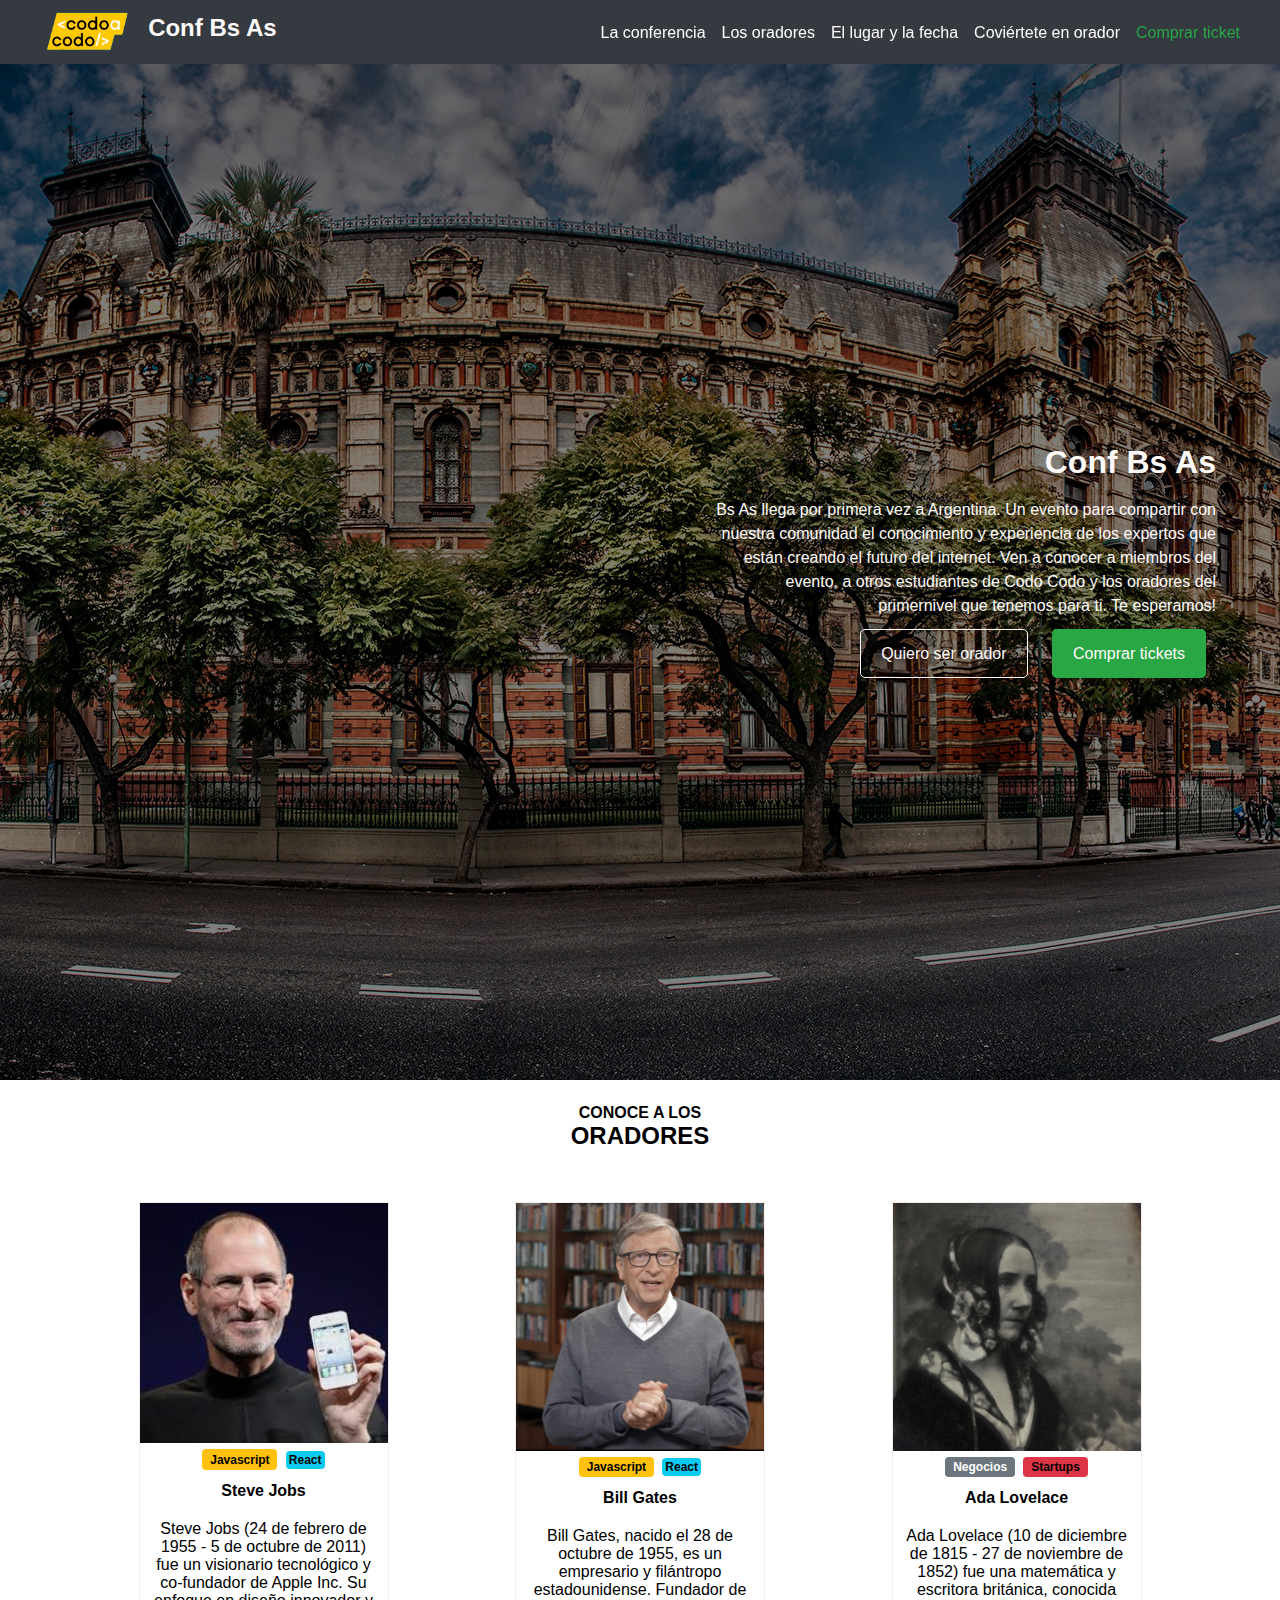
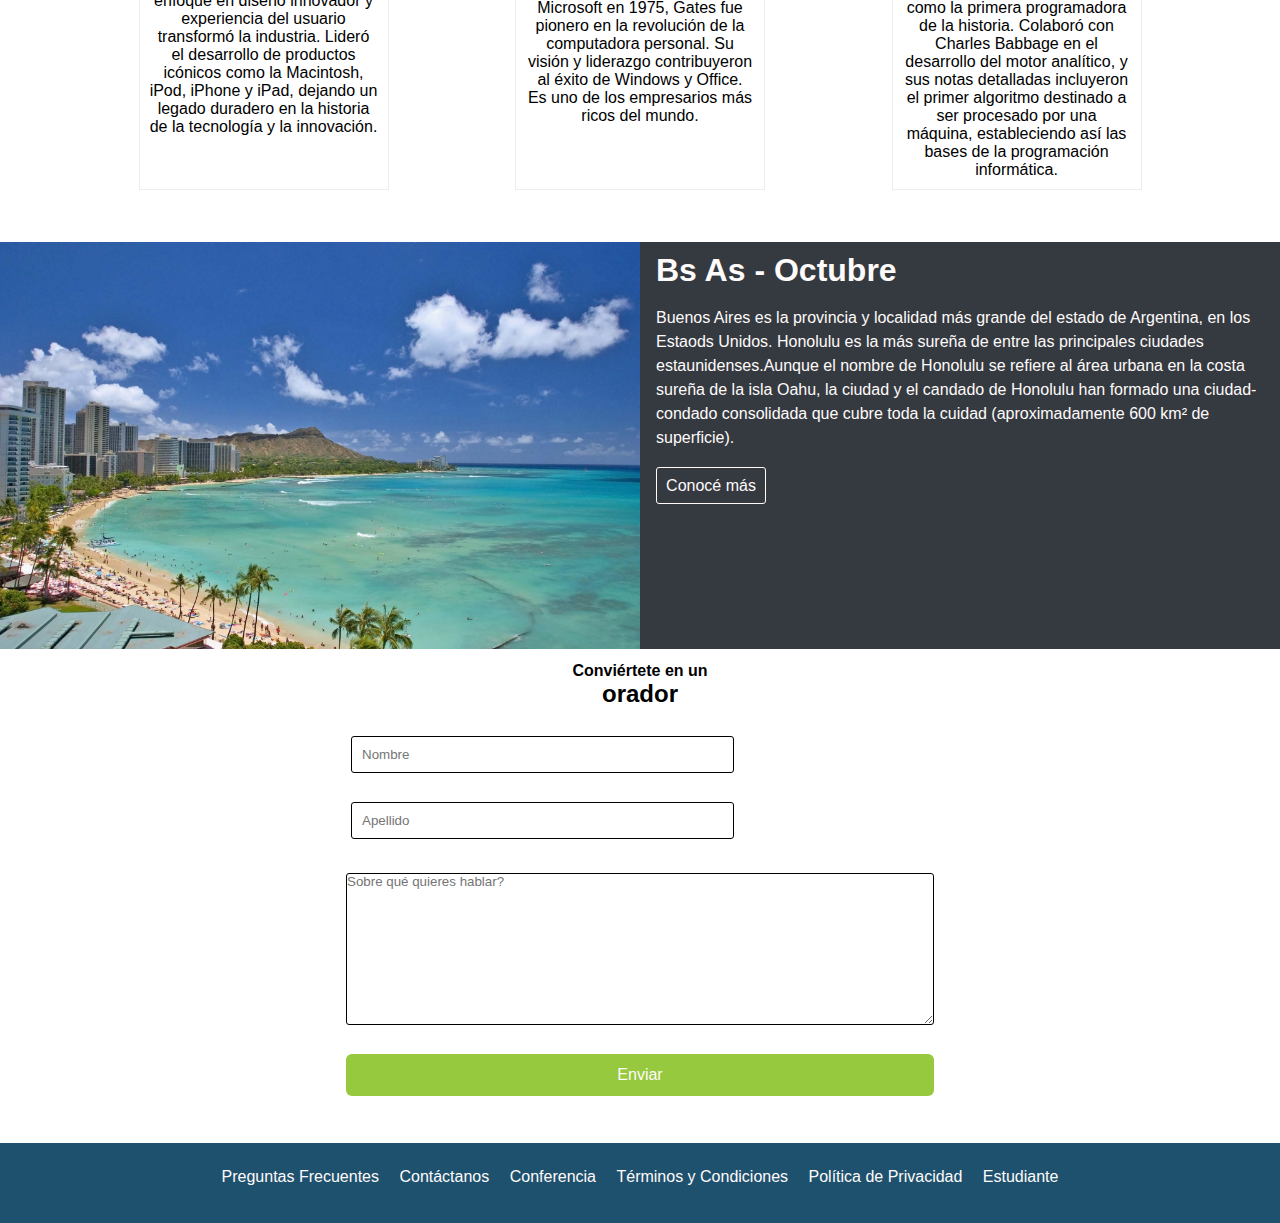
<file: index.html>
<!DOCTYPE html>
<html lang="en">
  <head>
    <meta charset="UTF-8" />
    <meta name="viewport" content="width=device-width, initial-scale=initial-scalentegrador"/>
    <title>Proy. Integrador</title>
    <link rel="shortcut icon" href="./favicon.ico" type="image/x-icon" />
    <link rel="stylesheet" href="./css/style.css" />
  </head>

  <body>
    <header>
      <div class="logo">
        <img src="./asset/img/codoacodo.png" alt="" />
        <h2>Conf Bs As</h2>
      </div>

      <nav>
        <a href="#">La conferencia</a>
        <a href="#oradores">Los oradores</a>
        <a href="#lugar">El lugar y la fecha</a>
        <a href="#conviertete">Coviértete en orador</a>
        <a class="ticket" href="./pages/ticket.html">Comprar ticket</a>
      </nav>
    </header>

    <main>
      <section class="principal">
        <img
          src="./asset/img/ba1.jpg"
          alt="Imagen de Palacio de las Aguas de Buenos Aires"
        />
        <div class="content-principal">
          <h1>Conf Bs As</h1>
          <p>
            Bs As llega por primera vez a Argentina. Un evento para compartir
            con nuestra comunidad el conocimiento y experiencia de los expertos
            que están creando el futuro del internet. Ven a conocer a miembros
            del evento, a otros estudiantes de Codo Codo y los oradores del
            primernivel que tenemos para ti. Te esperamos!
          </p>
          <a href="#conviertete">Quiero ser orador</a>
          <a class="btn-color" href="./pages/ticket.html">Comprar tickets</a>
        </div>
      </section>
    </main>

    <div class="grid-content" id="oradores">
      <div class="item-1">
        <div class="title">
          <h4>CONOCE A LOS</h4>
          <h2>ORADORES</h2>
        </div>

        <div class="content-card">
          <div class="card-1">
            <img src="./asset/img/steve.jpg" alt="" />

            <a
              class="amarillo"
              href="https://developer.mozilla.org/es/docs/Learn/JavaScript/First_steps/What_is_JavaScript"
              >Javascript</a
            >
            <a class="cian" href="https://es.wikipedia.org/wiki/React">React</a>
            <h4 class="card-title">Steve Jobs</h4>
            <p>
              Steve Jobs (24 de febrero de 1955 - 5 de octubre de 2011) fue un
              visionario tecnológico y co-fundador de Apple Inc. Su enfoque en
              diseño innovador y experiencia del usuario transformó la
              industria. Lideró el desarrollo de productos icónicos como la
              Macintosh, iPod, iPhone y iPad, dejando un legado duradero en la
              historia de la tecnología y la innovación.
            </p>
          </div>
          <div class="card-2">
            <img src="./asset/img/bill.jpg" alt="" />
            <a
              class="amarillo"
              href="https://developer.mozilla.org/es/docs/Learn/JavaScript/First_steps/What_is_JavaScript"
              >Javascript</a
            >
            <a class="cian" href="https://es.wikipedia.org/wiki/React">React</a>
            <h4 class="card-title">Bill Gates</h4>
            <p>
              Bill Gates, nacido el 28 de octubre de 1955, es un empresario y
              filántropo estadounidense. Fundador de Microsoft en 1975, Gates
              fue pionero en la revolución de la computadora personal. Su visión
              y liderazgo contribuyeron al éxito de Windows y Office. Es uno de
              los empresarios más ricos del mundo.
            </p>
          </div>
          <div class="card-3">
            <img src="./asset/img/ada.jpeg" alt="" />
            <a class="gris" href="https://es.wikipedia.org/wiki/Negocio"
              >Negocios</a
            >
            <a
              class="rojito"
              href="https://es.wikipedia.org/wiki/Empresa_emergente"
              >Startups</a
            >
            <h4 class="card-title">Ada Lovelace</h4>
            <p>
              Ada Lovelace (10 de diciembre de 1815 - 27 de noviembre de 1852)
              fue una matemática y escritora británica, conocida como la primera
              programadora de la historia. Colaboró con Charles Babbage en el
              desarrollo del motor analítico, y sus notas detalladas incluyeron
              el primer algoritmo destinado a ser procesado por una máquina,
              estableciendo así las bases de la programación informática.
            </p>
          </div>
        </div>
      </div>
      <div class="item-2">
        <img src="./asset/img/honolulu.jpg" alt="" />
      </div>

      <div class="item-3" id="lugar">
        <div class="descrip">
          <h1>Bs As - Octubre</h1>
          <p>
            Buenos Aires es la provincia y localidad más grande del estado de
            Argentina, en los Estaods Unidos. Honolulu es la más sureña de entre
            las principales ciudades estaunidenses.Aunque el nombre de Honolulu
            se refiere al área urbana en la costa sureña de la isla Oahu, la
            ciudad y el candado de Honolulu han formado una ciudad-condado
            consolidada que cubre toda la cuidad (aproximadamente 600 km² de
            superficie).
          </p>
          <a href="#conviertete">Conocé más</a>
        </div>
      </div>
      <div class="item-4" id="conviertete">
        <div class="con">
          <h4>Conviértete en un</h4>
          <h2><span>orador</span></h2>
        </div>
        <!-- <div class="texto">Anótate como orador para dar una charla ignite. Cuéntanos de qué quieres hablar!</div> -->
        <form action="">
          <div class="input-container">
            <input type="text" placeholder="Nombre" name="nombre" id="nombre" size="43"/>
            <input type="text" placeholder="Apellido"  name="apellido" id="apellido" size="43" />
          </div>
          <textarea
            name="comenta"
            placeholder="Sobre qué quieres hablar?"
            cols="120"
            rows="10"
            id="comenta"
          ></textarea>
          <input type="submit" value="Enviar" name="" id="enviar" />
        </form>
        <!-- <div class="form-text mb-3">Recuerda incluir un título para tu charla.</div> -->
      </div>
    </div>

    <footer>
      <nav class="footer">
        <a href="#">Preguntas Frecuentes</a>
        <a href="#">Contáctanos</a>
        <a href="#">Conferencia</a>
        <a href="#">Términos y Condiciones</a>
        <a href="#">Política de Privacidad</a>
        <a href="#">Estudiante</a>
      </nav>
    </footer>
  </body>
</html>
</file>
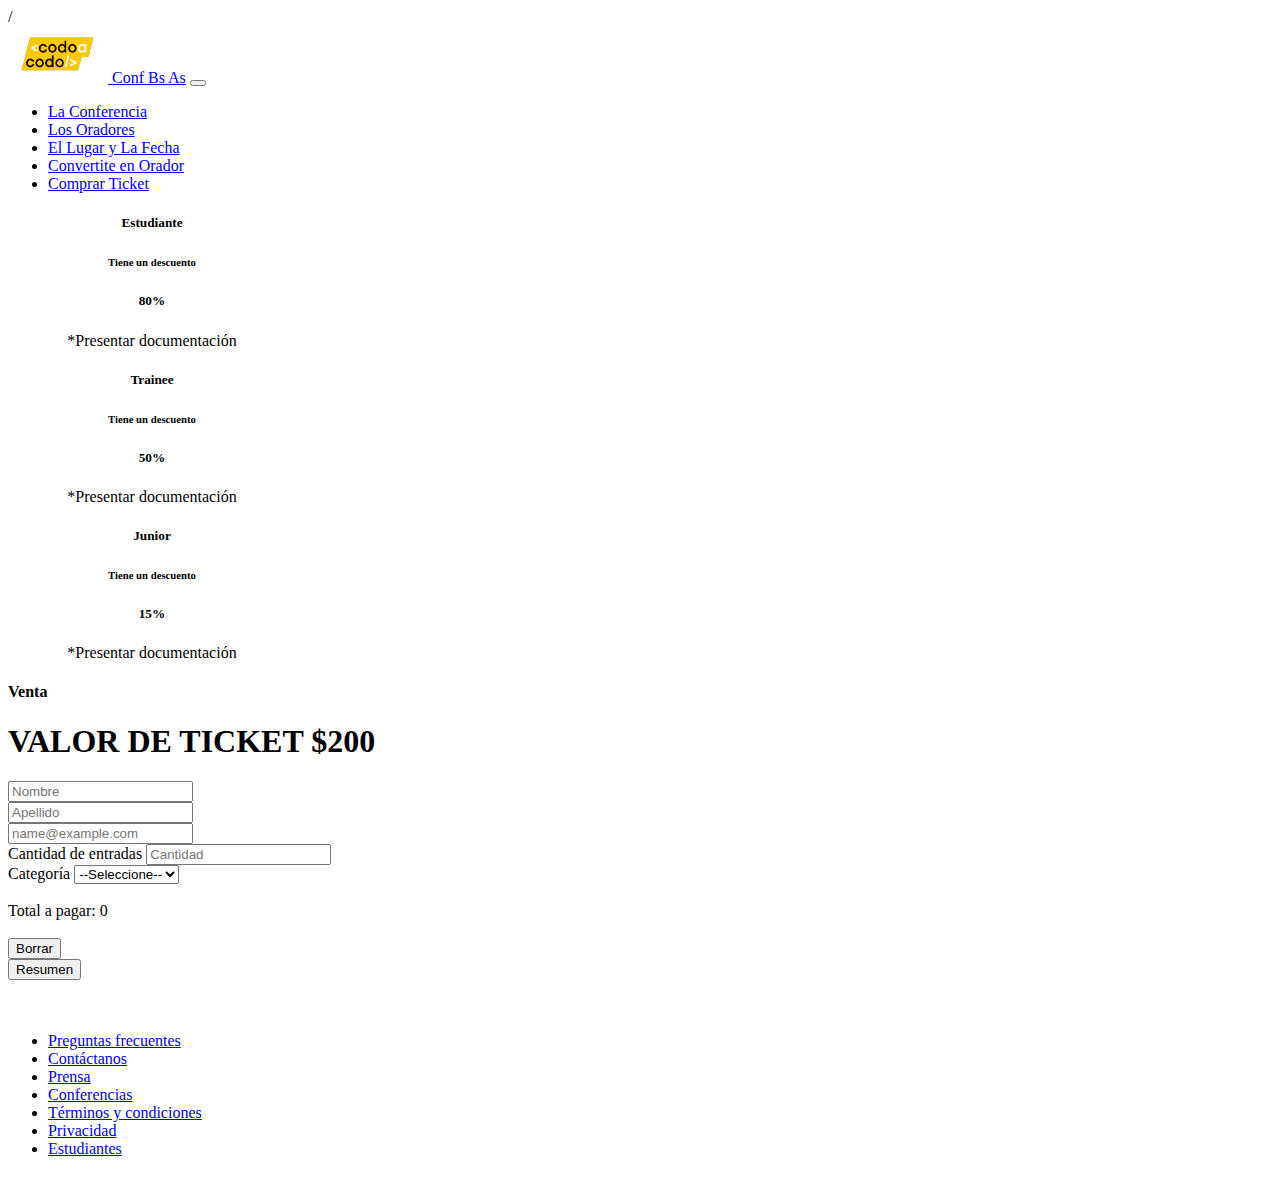
<file: pages/ticket.html>
<!DOCTYPE html>
<html lang="en">

<head>
    <meta charset="UTF-8">
    <meta name="viewport" content="width=device-width, initial-scale=1.0">
    <title>Ticket</title>
    <link rel="shortcut icon" href="../favicon.ico" type="image/x-icon" />
    <link rel="stylesheet" href="../css/estilos-tickets.css" />

    <link href="https://cdn.jsdelivr.net/npm/bootstrap@5.2.2/dist/css/bootstrap.min.css" rel="stylesheet"
        integrity="sha384-Zenh87qX5JnK2Jl0vWa8Ck2rdkQ2Bzep5IDxbcnCeuOxjzrPF/et3URy9Bv1WTRi" crossorigin="anonymous">
</head>

<body>
    <header>
        
        <!-- <nav class="navbar navbar-expand-lg bg-secondary fixed-top navbar-dark"> -->
            <nav class="navbar navbar-dark bg-dark fixed-top navbar-expand-lg">/
            <div class="container">
                <a class="navbar-brand" href="#">
                    <img src="../asset/img/codoacodo.png" alt="logo" width="100px">
                    Conf Bs As</a>
                <button class="navbar-toggler" type="button" data-bs-toggle="collapse" data-bs-target="#navbarNav"
                    aria-controls="navbarNav" aria-expanded="false" aria-label="Toggle navigation">
                    <span class="navbar-toggler-icon"></span>
                </button>
                <div class="collapse navbar-collapse flex-row-reverse" id="navbarNav">
                    <ul class="navbar-nav">
                        <li class="nav-item">
                            <a class="nav-link" href='../index.html'>La Conferencia</a>
                        </li>
                        <li class="nav-item">
                            <a class="nav-link" href="../index.html">Los Oradores</a>
                        </li>
                        <li class="nav-item">
                            <a class="nav-link" href="../index.html">El Lugar y La Fecha</a>
                        </li>
                        <li class="nav-item">
                            <a class="nav-link" href="../index.html">Convertite en Orador</a>
                        </li>
                        <li class="nav-item">
                            <a class="nav-link" href="ticket.html">Comprar Ticket</a>
                        </li>
                    </ul>
                </div>
            </div>
        </nav>
    </header>

    <main>
        <div class="container px-4 py-5" id="feature-3">
            <div class="row g-4 py-5 row-cols-1 row-cols-lg-3" id="cartas">
                <div class="col">
                    <div class="card border-primary mb-3" style="width: 18rem; text-align: center;">
                        <div class="card-body">
                            <h5 class="card-title">Estudiante</h5>
                            <h6 class="card-title">Tiene un descuento</h6>
                            <h5 class="card-title">80%</h5>
                            <p class="card-text">*Presentar documentación</p>
                        </div>
                    </div>
                </div>
                <div class="col">
                    <div class="card border-success mb-3" style="width: 18rem;text-align: center;">
                        <div class="card-body">
                            <h5 class="card-title">Trainee</h5>
                            <h6 class="card-title">Tiene un descuento</h6>
                            <h5 class="card-title">50%</h5>
                            <p class="card-text">*Presentar documentación</p>
                        </div>
                    </div>
                </div>
                <div class="col">
                    <div class="card border-warning mb-3" style="width: 18rem;text-align: center;">
                        <div class="card-body">
                            <h5 class="card-title">Junior</h5>
                            <h6 class="card-title">Tiene un descuento</h6>
                            <h5 class="card-title">15%</h5>
                            <p class="card-text">*Presentar documentación</p>
                        </div>
                    </div>
                </div>
            </div>
        </div>
    </main>

    <!-- inicio del formulario -->
    <section>
        <h4 class="text-center">Venta</h4>
        <h1 class="text-center">VALOR DE TICKET $200</h1>
        <form action=""  class="container-fluid" style="width: 63%">
            <div class="row mb-4">
                <div class="col">
                    <input id="nombre" name="nombre" type="text" class="form-control" placeholder="Nombre" aria-label="First name" required>
                </div>
                <div class="col">
                    <input id="apellido" type="text" class="form-control" placeholder="Apellido" aria-label="Last name" required>
                </div>
            </div>
            <div class="mb-3">
                <input id="mail" type="email" class="form-control" placeholder="name@example.com" required>
            </div>
            <div class="row">
                <div class="col">
                    <label for="cantidad">Cantidad de entradas</label>
                    <input id="cantidad" type="number" class="form-control" placeholder="Cantidad" min="1" required  >
                </div>
                <div class="col">
                    <label for="categoria">Categoría</label>
                    <select id="categoria" class="form-select" aria-label="Default select example" >
                        <option selected="">--Seleccione--</option>
                        <option value="0">Sin Categoria</option>
                        <option value="1">Estudiante</option>
                        <option value="2">Trainee</option>
                        <option value="3">Junior</option>
                    </select>
                </div>
            </div>
            <br>
            <div class="alert alert-primary" role="alert">
                Total a pagar: <span id="totalPagar">0</span>
            </div>
            <br>
            <div class="row">
                <div class="d-grid col-6 mx-auto;">
                    <button class="btn btn-success" id="btnBorrar" type="reset">Borrar</button>
                </div>
                <div class="d-grid col-6 mx-auto">
                    <button class="btn btn-success" id="btnResumen" type="button">Resumen</button>
                </div>
            </div>
            <br>
            <br>

        </form>
    </section>

    <footer class="footer">
        <nav class="navbar navbar-expand-lg bg-dark fixed-bottom bg-gradient">
            <div class="container-fluid d-flex ">
                <div class="collapse navbar-collapse justify-content-center" id="navbarNav">
                    <ul class="navbar-nav">
                        <li class="nav-item">
                            <a class="nav-link text-white text-sm-center" href="#">Preguntas frecuentes</a>
                        </li>
                        <li class="nav-item">
                            <a class="nav-link text-white text-sm-center" href="#">Contáctanos</a>
                        </li>
                        <li class="nav-item">
                            <a class="nav-link text-white text-sm-center" href="#">Prensa</a>
                        </li>
                        <li class="nav-item">
                            <a class="nav-link text-white text-sm-center" href="#">Conferencias</a>
                        </li>
                        <li class="nav-item">
                            <a class="nav-link text-white text-sm-center" href="#">Términos y condiciones</a>
                        </li>
                        <li class="nav-item">
                            <a class="nav-link text-white text-sm-center" href="#">Privacidad</a>
                        </li>
                        <li class="nav-item">
                            <a class="nav-link text-white text-sm-center" href="#">Estudiantes</a>
                        </li>
                    </ul>
                </div>
            </div>
        </nav>
    </footer>
    <br>

    <!-- JavaScript Libraries -->

    <script src="https://cdn.jsdelivr.net/npm/bootstrap@5.2.2/dist/js/bootstrap.bundle.min.js"
        integrity="sha384-OERcA2EqjJCMA+/3y+gxIOqMEjwtxJY7qPCqsdltbNJuaOe923+mo//f6V8Qbsw3"
        crossorigin="anonymous"></script>

    <script src="https://cdn.jsdelivr.net/npm/@popperjs/core@2.11.6/dist/umd/popper.min.js"
        integrity="sha384-oBqDVmMz9ATKxIep9tiCxS/Z9fNfEXiDAYTujMAeBAsjFuCZSmKbSSUnQlmh/jp3" crossorigin="anonymous">
        </script>

    <script src="https://cdn.jsdelivr.net/npm/bootstrap@5.2.1/dist/js/bootstrap.min.js"
        integrity="sha384-7VPbUDkoPSGFnVtYi0QogXtr74QeVeeIs99Qfg5YCF+TidwNdjvaKZX19NZ/e6oz" crossorigin="anonymous">
        </script>
          <script src="../script.js"></script>
</body> 
<!-- <head>
    <meta charset="UTF-8">
    <meta name="viewport" content="width=device-width, initial-scale=1.0">
    <title>Trabajando en ello,sitio en desarrollo</title>
</head>ss
<body>
    <div class="form-control">
    <form action="">
        <div class="row">
            <div class="col">
                <input type="text"  placeholder="Nombre" aria-label="Nombre" required="">
            </div>
            <div class="col">
                <input type="text"  placeholder="Apellido" aria-label="Apellido" id="apellido" required="">
            </div>
        </div>
        <div class="row">
            <div class="col">
                <input type="email"  placeholder="Email" aria-label="Email" id="mail" required="">
            </div>
        </div>
        <div class="row">
            <div class="col">
                <label for="cantidadTickets" class="form-label">Cantidad</label>
                <input type="number"  placeholder="Cantidad" aria-label="Cantidad" id="cantidadTickets" min="1" required="">
            </div>
            <div class="col">
                <label for="categoriaSelect" class="form-label">Categoría</label>
                <select class="form-control" aria-label="Categoría" id="categoriaSelect">
                    <option value="" selected>-- Seleccione --</option>
                    <option value="0">Sin Categoria</option>
                    <option value="1">Estudiante</option>
                    <option value="2">Trainee</option>
                    <option value="3">Junior</option>
                </select>
            </div>
        </div>
        <div class="alert" role="alert">
            Total a pagar: $ <span id="totalPago" class="align-middle"></span>
        </div>
        <div class="row">
            <div class="col">
                <button type="reset" class="btn-form" id="btnBorrar">Borrar</button>
            </div>
            <div class="col">
                <button type="button" class="btn-form" id="btnResumen">Resumen</button>
            </div>
        </div>
    </form>
</div>
</body> -->
</html>
</file>
<file: css/style.css>
:root {
  /* --bgcolor: #000;*/
  --bgcolor: #353a40; /*VARIABLE CON EL COLOR backgroundcolor*/
  --textcolor: #fffbfb; /*texto que tenga el color blanco*/
  --bgbtn: #29a744;
  --footercolor: #1e516e;
  --bordercolor: #f1ebeb;
}

* {
  padding: 0;
  margin: 0;
  box-sizing: border-box; /*para que las cajas no se desordenen*/
  font-family: Arial, Helvetica, sans-serif;
}

header {
  background-color: var(--bgcolor);
  height: 4em; /*tamaño del header*/
  color: var(--textcolor);
  position: fixed;
  top: 0;
  z-index: 100;
  width: 100%;
  display: flex;
  flex-direction: row;

  .logo {
    /*la clase: logo, contiene a la imagen */
    display: inline-block; /*agrega esto ahora */
    margin-left: 2em;
    color: var(--textcolor);
    align-items: start;

    & img {
      height: 4em;
      vertical-align: middle; /*configura en la linea media y al lado de la imagen*/
    }
    & h2 {
      display: inline-block; /*que se posisicone a la par de la imagen*/
      align-items: start;
      margin-right: 5em;
    }
  }
  & nav {
    /* aninamiento de estilo en una etiqueta*/
    float: right;
    padding: 2em; /*1.5em  2em*/ /* aca es diferente*/
    display: flex;
    padding: 1.5em 2em;

    justify-content: end;
    width: 100%; /*se añadio esta porcion de codigo para que no se caiga el texto de los links al acicar la pantalla*/
    position: fixed;
    top: 0;
    z-index: 100;
    width: 100%;
    /* align-self: flex-end;*/

    & a {
      text-decoration: none;
      color: var(--textcolor);
      margin: 0 0.5em;
      display: flex;
      flex-direction: column;
      align-items: flex-start;
    }

    .ticket {
      color: var(--bgbtn);
    }
  }
}

/*Esto es para el texto que esta en la imagen principal*/

main {
  overflow: hidden;
  .principal {
    position: relative;
    & img {
      filter: brightness(0.5);
      height: 5%;
    }
    .content-principal {
      position: absolute;
      width: 40vw;
      color: var(--textcolor);
      top: 50vh;
      text-align: right;
      right: 4em;
      /*margin: 2em 0;*/
      line-height: 1.5em;

      & p {
        text-align: end;
        display: flex;
        flex-flow: wrap;
        line-height: 1.5em 0;
        padding: 24px 0;
        flex-flow: wrap-reverse;
     

        /*margin: 1.5em 0;*/

        /* padding: 20px 0px;
        line-height: 1.5em;*/
      }
      & a {
        border: 1px solid var(--textcolor);
        border-radius: 5px;
        text-decoration: none;
        color: var(--textcolor);
        padding: 15px 20px;
        margin: 0 10px;
  
      }
      .btn-color {
        background-color: var(--bgbtn);
        border: 1px solid var(--bgbtn);
      }
    }
  }
}

.grid-content {
  display: grid;
  grid-template-areas:
    "orador orador"
    "paisaje descrip"
    "formulario formulario";
  grid-template-columns: 50% 50%;
  grid-template-rows: auto auto auto;
  /*& div[class^="item"] {
    border: 2px solid purple;
  }*/

  .item-1 {
    grid-area: orador;
    .title {
      text-align: center;
      font-style: normal;
      padding-top: 20px;
    }

    .content-card {
      display: flex;
      flex-flow: row wrap;
      justify-content: space-evenly;
      margin: 2em;
      /*padding: 10px; /*cambiar*/

      & div[class^="card"] {
        width: 250px;
        border: solid 0.5px var(--bordercolor);
        padding: 0px; /* Espaciado alrededor de cada tarjeta */
        margin: 20px; /* Margen entre las tarjetas */
        text-align: center;

        & img {
          width: 100%;
          /*height: 55%;*/ /*puede que este de mas */
        }

        & h4 {
          padding: 10px;
          margin: 0 10px;
        }

        .amarillo {
          margin: 2px;
          padding: 3px;
          background-color: #ffc10c;
          color: black;
          text-decoration: none;
          border: none;
          display: inline-block;
          font-weight: 700;
          padding: 0.35em 0.65em;
          font-size: 0.75em;
          font-weight: 700;
          line-height: 1;
          text-align: center;
          border-radius: 0.25rem;
        }

        /* Estilo para el botón celeste */
        .cian {
          background-color: #0dcaf0;
          text-decoration: none;
          border: none;
          display: inline-block;
          padding: 0.35em 0.65em;
          font-size: 0.75em;
          font-weight: 700;
          margin: 2px;
          padding: 3px;
          line-height: 1;
          color: black;
          border-radius: 0.25rem;
        }

        .gris {
          margin: 2px;
          padding: 3px;
          background-color: #6c757d;
          text-decoration: none;
          border: none;
          display: inline-block;
          padding: 0.35em 0.65em;
          font-size: 0.75em;
          font-weight: 700;
          line-height: 1;
          color: #fff;
          border-radius: 0.25rem;
        }

        .rojito {
          margin: 2px;
          padding: 3px;
          background-color: #dc3545;
          text-decoration: none;
          border: none;
          display: inline-block;
          padding: 0.35em 0.65em;
          font-size: 0.75em;
          font-weight: 700;
          line-height: 1;
          color: black;
          border-radius: 0.25rem;
        }

        & p {
          padding: 10px;
          max-width: 4;
        }
      }
    }
  }

  /*revisar llaves en el video del profe*/
  .item-2 {
    grid-area: paisaje;
    display: flex;
    & img {
      width: 100%;
      height: auto;
    }
  }
  .item-3 {
    grid-area: descrip;
    display: flex;
    background-color: var(--bgcolor);
    color: var(--textcolor);
    padding: 1em;
    line-height: 1.5em; /*puede que este de mas*/
    & p {
      margin: 1.5em 0;
    }
    & a {
      border: 1px solid var(--textcolor);
      border-radius: 3px; /*redondea el boton*/
      color: var(--textcolor);
      text-decoration: none;
      padding: 1.5%;
    }
  }
  .item-4 {
    grid-area: formulario;
    flex-flow: column;
    justify-content: center;
    width: 50%;
    margin: 2px;
    padding: 3px;
    margin-top: 10px;
    margin-left: 25%;
    display: flex;
    & .con {
      text-align: center;
      font-style: normal;
      justify-content: center;
      text-align: center;
    }

    & form {
      display: flex;
      flex-flow: column;
      /*align-items: center;*/
      margin: 18px;
      border-radius: 20px;
      display: flex;
    }
    & input,
    textarea {
      border: solid 1px;
      margin: 5px;
      justify-content: center;
      display: flex;
      margin-bottom: 1.5rem;
    }
    #enviar {
      background-color: #96c93e;
      display: flex;
      flex-direction: column;
      text-align: center;
      align-items: center;
      border: 5px;
      font-size: medium;
      border-radius: 6px;
      padding: 12px;
      color: var(--textcolor);
    }
    #nombre,
    #apellido {
      border-radius: 3px;
      padding: 10px;
      justify-content: space-between;
      display: flex;
      display: inline-block;
      align-items: center;
    }
    #comenta {
      border-radius: 3px;
      padding: auto;
      margin: 5;
    }

    .input-container {
      flex: 1;
      display: flex;
      flex-direction: column;
      display: inline-block;
      padding: auto;
      margin: 5px;
      display: inline-block;
    }

    .input-container input {
      flex: 1; /* Los campos de entrada ocupan el espacio disponible */
      margin-right: 5px; /* Espacio entre los campos de entrada */
      display: flex;
      padding: auto;
      display: inline-block;
    }
  }
}
.footer {
  background-color: var(--footercolor);
  height: 5em;
  text-align: center;
  padding: 1em 0;
  /* Centrar verticalmente el footer */
  padding-top: 2%;
  margin-top: auto;
  /*padding: 1em 0;
  text-align: center;
  margin-top: auto;
  display: flex;
  padding: 10px;
  width: 100%;*/

  & nav {
    background-color: #000;
    display: flex;
    width: 100%;
    position: fixed;
    top: 0;
    z-index: 100;
    display: flex;
    justify-content: flex-end; /* Alinea los elementos a la derecha */
    margin-right: 20px;
    flex-wrap: nowrap;
    /* align-self: flex-end;*/
  }
  & a {
    text-align: center;
    text-decoration: none;
    color: var(--textcolor);
    margin: 2em 0.5em;
    right: 5em;
    height: 4em; /*tamaño del header*/
  }
}

@media screen and (max-width: 500px) {
  header {
    height: auto;
  }

  header nav {
    float: none;
    width: 100%;
    justify-content: center;
    padding: 1em;
  }

  header nav a {
    margin: 0.5em;
  }

  main .content-principal {
    width: 80%;
    right: 0;
  }

  .grid-content {
    grid-template-columns: 100%;
  }

  .item-4 {
    width: 100%;
    margin-left: 0;
  }

  .footer nav {
    justify-content: center;
    margin-right: 0;
    width: 100%;
  }

  .footer a {
    margin: 0.5em;
  }

  .input-container {
    display: flex;
    flex-direction: column;
  }

  .footer {
    width: max-content;
  }
  .grid-content2 {
    width: 100%;
  }
  .item-2,
  .item-3 {
    width: 100vw;
  }
  textarea {
    
    width: 100%;
  }
}

@media screen and (max-width: 768px) {
  * .footer {
    width: max-content;
  }
  .principal {
    order: 1;
  }
  .main {
    order: 2;
  }
  .grid-content {
    order: 3;
  }
}

@media screen and (min-width: 768px) and (max-width: 1023px) {
  * .footer {
    width: 100%;
  }
  .principal {
    order: 1;
  }
  .main {
    order: 2;
  }
  .grid-content {
    order: 3;
  }
}
</file>
<file: css/estilos-tickets.css>
@media (min-width: 992px) {
    .btn-compra-tickets {
      border: 1px solid transparent;
      border-radius: .8rem;
    }
    .btn-compra-tickets:hover,
    .navbar-dark .navbar-nav .btn-compra-tickets.active {
      background: #25a342;
    }
  }
</file>
